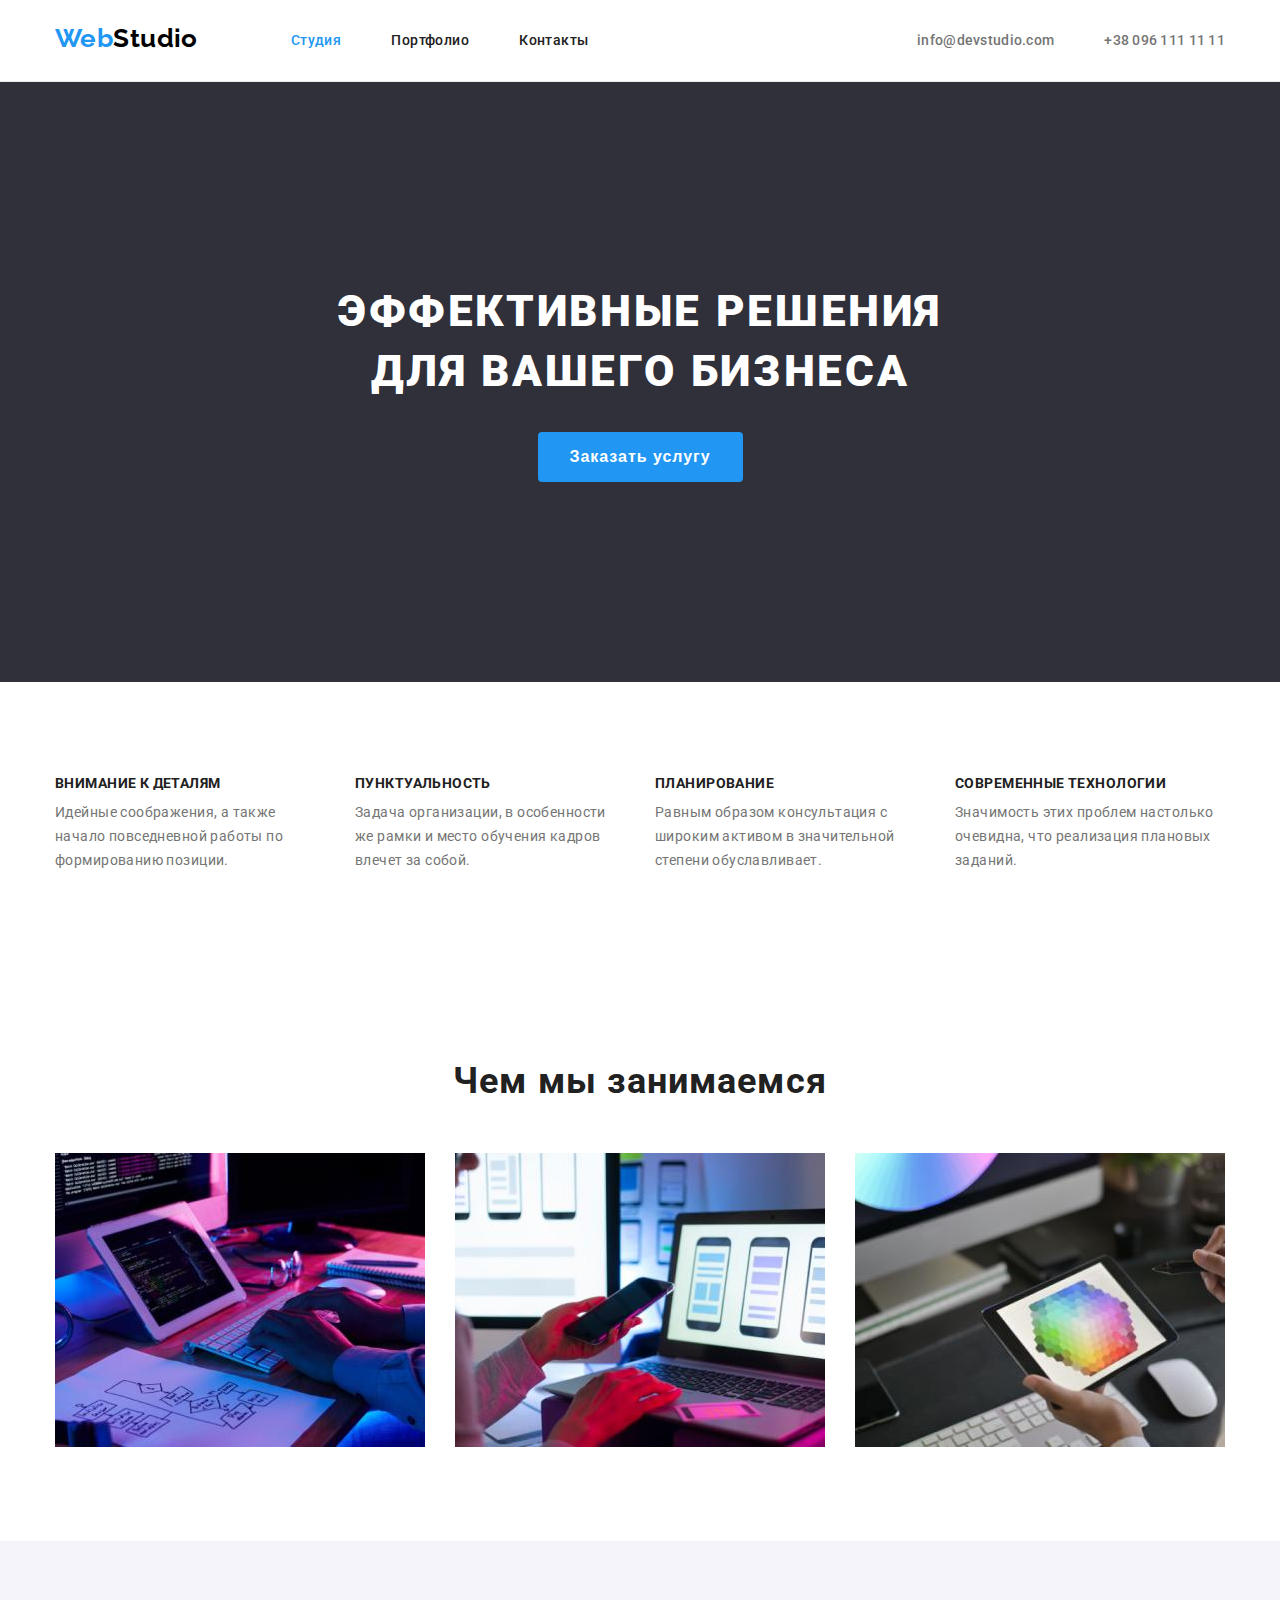
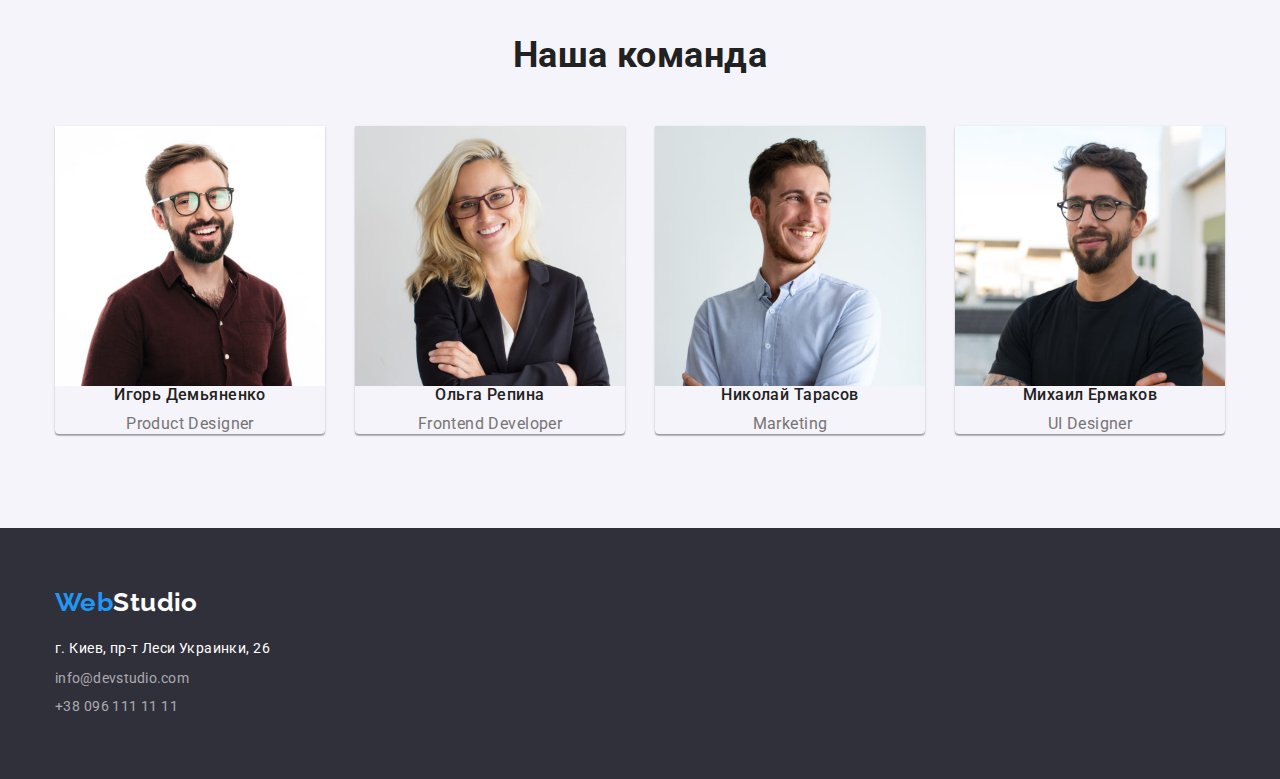
<file: index.html>
<!DOCTYPE html>
<html lang="ru">

<head>
    <meta charset="UTF-8">
    <meta http-equiv="X-UA-Compatible" content="IE=edge">
    <meta name="viewport" content="width=device-width, initial-scale=1.0">
    <title>Студия</title>
    <link rel="preconnect" href="https://fonts.googleapis.com">
    <link rel="preconnect" href="https://fonts.gstatic.com" crossorigin>
    <link href="https://fonts.googleapis.com/css2?family=Raleway:wght@700&family=Roboto:wght@400;500;700;900&display=swap"
        rel="stylesheet">
    <link rel="stylesheet" href="https://cdnjs.cloudflare.com/ajax/libs/modern-normalize/1.1.0/modern-normalize.min.css"
        integrity="sha512-wpPYUAdjBVSE4KJnH1VR1HeZfpl1ub8YT/NKx4PuQ5NmX2tKuGu6U/JRp5y+Y8XG2tV+wKQpNHVUX03MfMFn9Q=="
        crossorigin="anonymous" referrerpolicy="no-referrer">
    <link rel="stylesheet" href="./css/styles.css">
</head>

<body class="body">
    <header class="header">
        <div class="container container-nav">
        <nav class="navigation">
            <a href="./index.html" class="header-link-logo link"><span class="logo-web">Web</span><span
                    class="logo-studio">Studio</span></a>
            <ul class="header-list list">
                <li class="header-item"><a href="./index.html" class="header-link link current">Студия</a></li>
                <li class="header-item"><a href="./portfolio.html" class="header-link link">Портфолио</a></li>
                <li class="header-item"><a href="" class="header-link link">Контакты</a></li>
            </ul>
        </nav>
        <ul class="header-contact list">
            <li class="header-contact-item"><a href="mailto:info@devstudio.com" class="header-mail link">info@devstudio.com</a></li>
            <li class="header-contact-item"><a href="tel:+380961111111" class="header-tel link">+38 096 111 11 11</a>
        </ul>
        </div>
    </header>
    <main>
        <!--Секция Решения-->
        <section class="section-hero">
            <div class="container-hero">
            <h1 class="hero-title">Эффективные решения для вашего бизнеса</h1>
            <button type="button" class="hero-button">Заказать услугу</button>
            </div>
        </section>
        <!--Секция Особенности-->
        <section class="section">
            <div class="container">
            <h2 class="visually-hidden">Особенности</h2>
            <ul class="features-list list">
                <li class="features-item">
                    <h3 class="features-title">внимание к деталям</h3>
                    <p class="features-text">Идейные соображения, а также начало повседневной работы по формированию позиции.</p>
                </li>
                <li class="features-item">
                    <h3 class="features-title">пунктуальность</h3>
                    <p class="features-text">Задача организации, в особенности же рамки и место обучения кадров влечет за собой.</p>
                </li>
                <li class="features-item">
                    <h3 class="features-title">планирование</h3>
                    <p class="features-text">Равным образом консультация с широким активом в значительной степени обуславливает.</p>
                </li>
                <li class="features-item">
                    <h3 class="features-title">современные технологии</h3>
                    <p class="features-text">Значимость этих проблем настолько очевидна, что реализация плановых заданий.</p>
                </li>
            </ul>
            </div>
        </section>
        <!--Секция Чем занимаемся-->
        <section class="section section-works">
            <div class="container">
            <h2 class="works-title">Чем мы занимаемся</h2>
            <ul class="works-list list">
                <li class="works-item">
                    <img src="./images/studio/coding.jpg" alt="Написание кода со схемы" width="370" height="294">
                </li>
                <li class="works-item">
                    <img src="./images/studio/mobile.jpg" alt="Настройка телефона по визуалу" width="370" height="294">
                </li>
                <li class="works-item">
                    <img src="./images/studio/graphicstablet.jpg" alt="Выбор палитры на графическом планшете"
                        width="370" height="294">
                </li>
            </ul>
            </div>
        </section>
        <!--Секция Команда-->
        <section class="section section-team">
            <div class="container">
            <h2 class="team-title">Наша команда</h2>
            <ul class="team-list list">
                <li class="team-card">
                    <img class="team-img" src="./images/team/cardteam1.jpg" alt="Игорь Демьяненко" width="270" height="260">
                    <div class="member-info">
                    <h3 class="employee-title">Игорь Демьяненко</h3>
                    <p class="position-team">Product Designer</p>
                    </div>
                </li>
                <li class="team-card">
                    <img class="team-img" src="./images/team/cardteam2.jpg" alt="Ольга Репина" width="270" height="260">
                    <div class="member-info">
                    <h3 class="employee-title">Ольга Репина</h3>
                    <p class="position-team">Frontend Developer</p>
                    </div>
                </li>
                <li class="team-card">
                    <img class="team-img" src="./images/team/cardteam3.jpg" alt="Николай Тарасов" width="270" height="260">
                    <div class="member-info">
                    <h3 class="employee-title">Николай Тарасов</h3>
                    <p class="position-team">Marketing</p>
                    </div>
                </li>
                <li class="team-card">
                    <img class="team-img" src="./images/team/cardteam4.jpg" alt="Михаил Ермаков" width="270" height="260">
                    <div class="member-info">
                    <h3 class="employee-title">Михаил Ермаков</h3>
                    <p class="position-team">UI Designer</p>
                    </div>
                </li>
            </ul>
            </div>
        </section>
    </main>
    <!--Подвал-->
    <footer class="footer">
        <div class="container">
        <a href="./index.html" class="footer-link-logo link"><span class="logo-web">Web</span><span class="logo-studio-footer">Studio</span></a>
        <address class="footer-address">
            <ul class="address-list list">
                <li class="contacts"><a href="https://goo.gl/maps/UrgGSYHFzUW1wkLTA" target="_blank" class="footer-map-link link">г. Киев, пр-т Леси Украинки, 26<br></a></li>
                <li class="contacts contacts-secondary"><a href="mailto:info@devstudio.com" class="footer-mail link">info@devstudio.com </a></li>
                <li class="contacts contacts-secondary"><a href="tel:+380961111111" class="footer-tel link">+38 096 111 11 11</a></li>
            </ul>
        </address>
        </div>
    </footer>
</body>

</html>
</file>
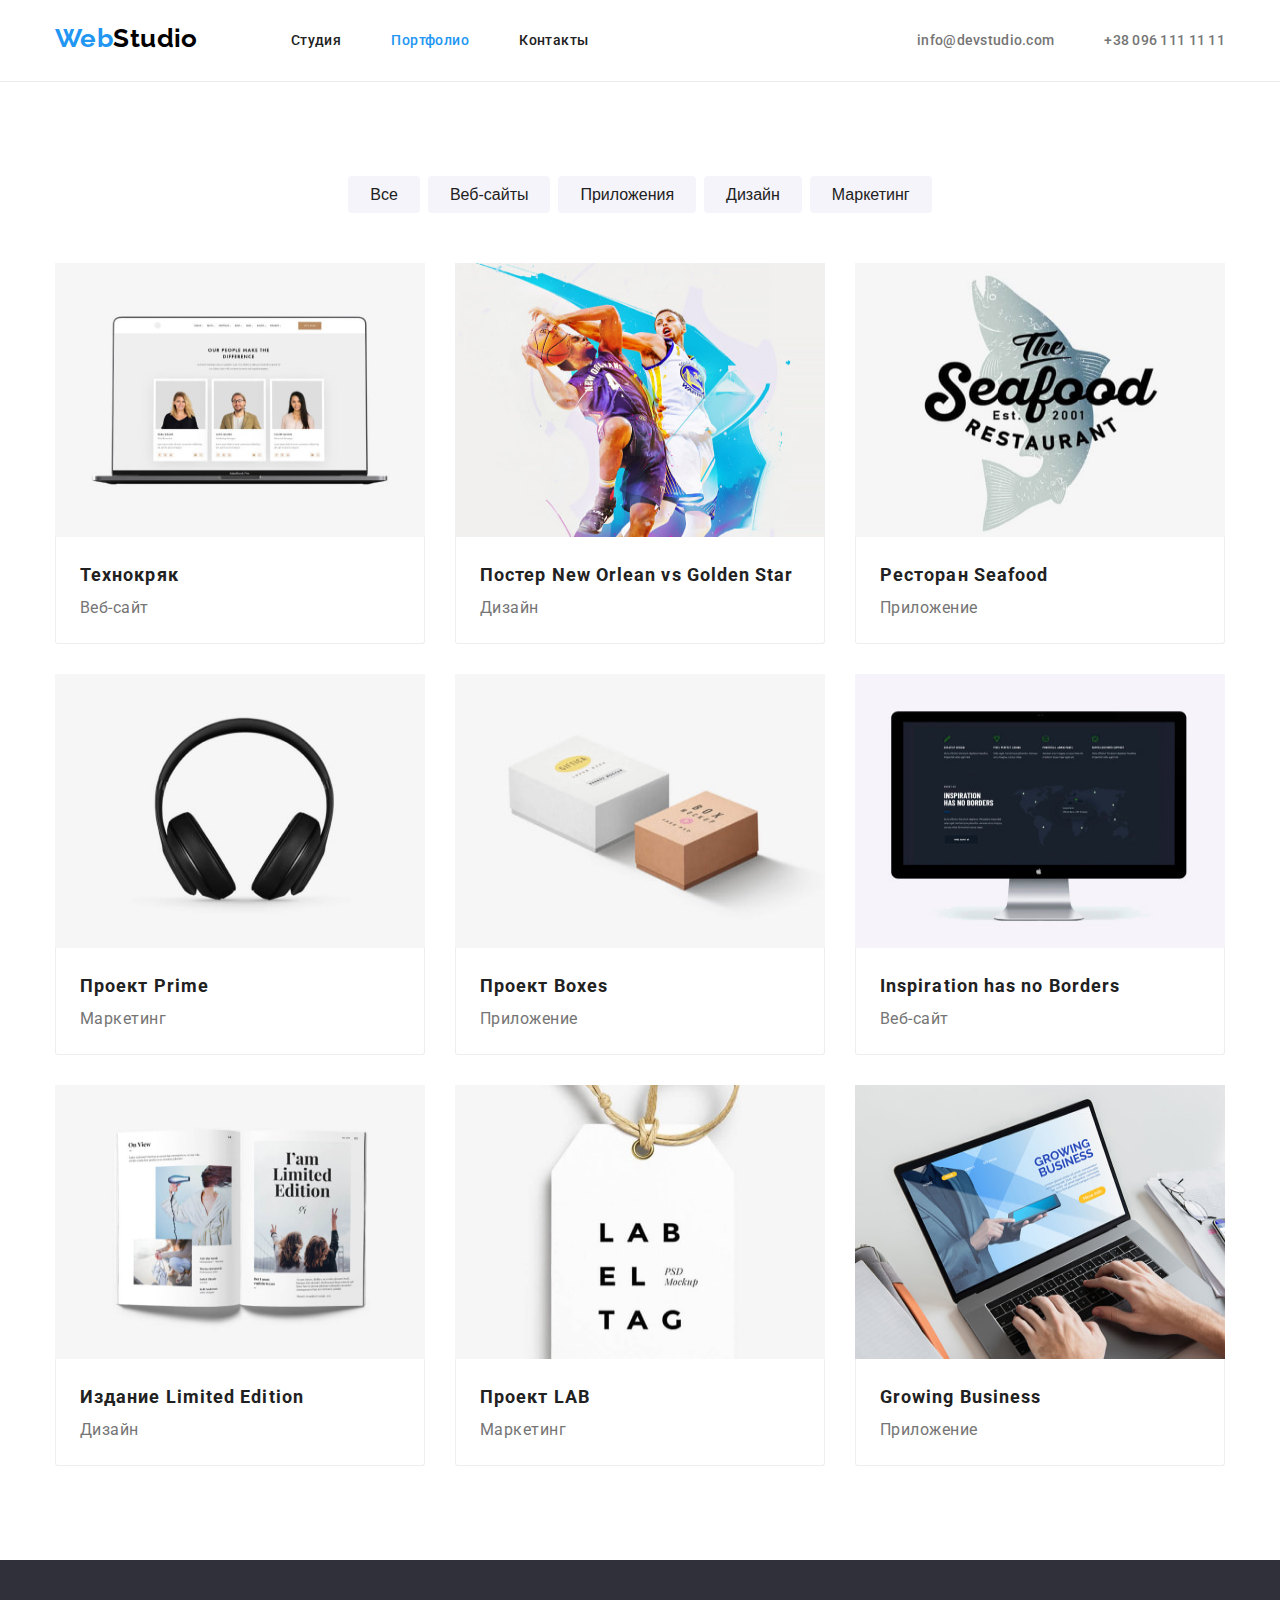
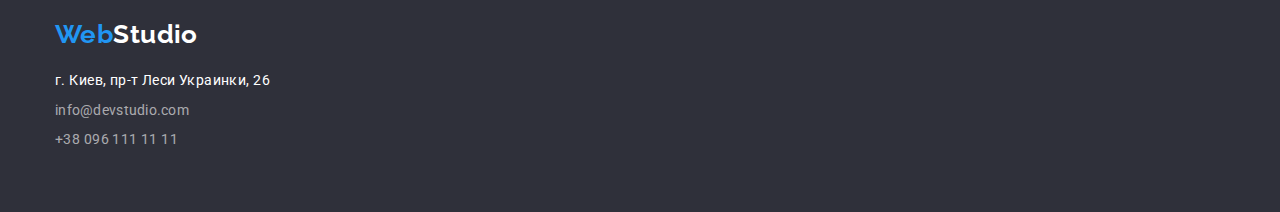
<file: portfolio.html>
<!DOCTYPE html>
<html lang="ru">

<head>
    <meta charset="UTF-8">
    <meta http-equiv="X-UA-Compatible" content="IE=edge">
    <meta name="viewport" content="width=device-width, initial-scale=1.0">
    <title>Портфолио</title>
    <link rel="preconnect" href="https://fonts.googleapis.com">
    <link rel="preconnect" href="https://fonts.gstatic.com" crossorigin>
    <link href="https://fonts.googleapis.com/css2?family=Raleway:wght@700&family=Roboto:wght@400;500;700;900&display=swap" rel="stylesheet">
    <link rel="stylesheet" href="https://cdnjs.cloudflare.com/ajax/libs/modern-normalize/1.1.0/modern-normalize.min.css"
        integrity="sha512-wpPYUAdjBVSE4KJnH1VR1HeZfpl1ub8YT/NKx4PuQ5NmX2tKuGu6U/JRp5y+Y8XG2tV+wKQpNHVUX03MfMFn9Q=="
        crossorigin="anonymous" referrerpolicy="no-referrer">
    <link rel="stylesheet" href="./css/styles.css">
</head>

<body>
    <header class="header">
        <div class="container container-nav">
        <nav class="navigation">
            <a href="./index.html" class="header-link-logo link"><span class="logo-web">Web</span><span
                    class="logo-studio">Studio</span></a>
            <ul class="header-list list">
                <li class="header-item"><a href="./index.html" class="header-link link">Студия</a></li>
                <li class="header-item"><a href="./portfolio.html" class="header-link link current">Портфолио</a></li>
                <li class="header-item"><a href="" class="header-link link">Контакты</a></li>
            </ul>
        </nav>
        <ul class="header-contact list">
            <li class="header-contact-item"><a href="mailto:info@devstudio.com" class="header-mail link">info@devstudio.com</a></li>
            <li class="header-contact-item"><a href="tel:+380961111111" class="header-tel link">+38 096 111 11 11</a></li>
        </ul>
        </div>
    </header>
    <main>
        <!--Секция Услуги-->
        <section class="section portfolio-section">
            <div class="container">
                <div class="container-portfolio">
                    <h1 class="visually-hidden">Услуги</h1>
                    <ul class="services-button-list list">
                        <li class="filter-button"><button type="button" class="services-button">Все</button></li>
                        <li class="filter-button"><button type="button" class="services-button">Веб-сайты</button></li>
                        <li class="filter-button"><button type="button" class="services-button">Приложения</button></li>
                        <li class="filter-button"><button type="button" class="services-button">Дизайн</button></li>
                        <li class="filter-button"><button type="button" class="services-button">Маркетинг</button></li>
                    </ul>
                    <ul class="services-pics-list list">
                        <li class="services-item">
                            <a href="" class="services-link link">
                                <img src="./images/portfolio/project1.jpg" alt="Технологии" width="370" height="274">
                                <div class="portfolio-cards">
                                    <h2 class="services-title">Технокряк</h2>
                                    <p class="services-text">Веб-сайт</p>
                                </div>
                            </a>
                        </li>
                        <li class="services-item">
                            <a href="" class="services-link link">
                                <img src="./images/portfolio/project2.jpg" alt="Технологии" width="370" height="274">
                                <div class="portfolio-cards">
                                    <h2 class="services-title">Постер New Orlean vs Golden Star</h2>
                                    <p class="services-text">Дизайн</p>
                                </div>
                            </a>
                        </li>
                        <li class="services-item">
                            <a href="" class="services-link link">
                                <img src="./images/portfolio/project3.jpg" alt="Технологии" width="370" height="274">
                                <div class="portfolio-cards">
                                    <h2 class="services-title">Ресторан Seafood</h2>
                                    <p class="services-text">Приложение</p>
                                </div>
                            </a>
                        </li>
                        <li class="services-item">
                            <a href="" class="services-link link">
                                <img src="./images/portfolio/project4.jpg" alt="Технологии" width="370" height="274">
                                <div class="portfolio-cards">
                                    <h2 class="services-title">Проект Prime</h2>
                                    <p class="services-text">Маркетинг</p>
                                </div>
                            </a>
                        </li>
                        <li class="services-item">
                            <a href="" class="services-link link">
                                <img src="./images/portfolio/project5.jpg" alt="Технологии" width="370" height="274">
                                <div class="portfolio-cards">
                                    <h2 class="services-title">Проект Boxes</h2>
                                    <p class="services-text">Приложение</p>
                                </div>
                            </a>
                        </li>
                        <li class="services-item">
                            <a href="" class="services-link link">
                                <img src="./images/portfolio/project6.jpg" alt="Технологии" width="370" height="274">
                                <div class="portfolio-cards">
                                    <h2 lang="en" class="services-title">Inspiration has no Borders</h2>
                                    <p class="services-text">Веб-сайт</p>
                                </div>
                            </a>
                        </li>
                        <li class="services-item">
                            <a href="" class="services-link link">
                                <img src="./images/portfolio/project7.jpg" alt="Технологии" width="370" height="274">
                                <div class="portfolio-cards">
                                    <h2 class="services-title">Издание Limited Edition</h2>
                                    <p class="services-text">Дизайн</p>
                                </div>
                            </a>
                        </li>
                        <li class="services-item">
                            <a href="" class="services-link link">
                                <img src="./images/portfolio/project8.jpg" alt="Технологии" width="370" height="274">
                                <div class="portfolio-cards">
                                    <h2 class="services-title">Проект LAB</h2>
                                    <p class="services-text">Маркетинг</p>
                                </div>
                            </a>
                        </li>
                        <li class="services-item">
                            <a href="" class="services-link link">
                                <img src="./images/portfolio/project9.jpg" alt="Технологии" width="370" height="274">
                                <div class="portfolio-cards">
                                    <h2 lang="en" class="services-title">Growing Business</h2>
                                    <p class="services-text">Приложение</p>
                                </div>
                            </a>
                        </li>
                    </ul>
                </div>
            </div>
        </section>
    </main>
    <!--Подвал-->
<footer class="footer">
    <div class="container">
        <a href="./index.html" class="footer-link-logo link"><span class="logo-web">Web</span><span
                class="logo-studio-footer">Studio</span></a>
        <address class="footer-address">
            <ul class="address-list list">
                <li class="contacts"><a href="https://goo.gl/maps/UrgGSYHFzUW1wkLTA" target="_blank"
                        class="footer-map-link link">г. Киев, пр-т Леси Украинки, 26<br></a></li>
                <li class="contacts contacts-secondary"><a href="mailto:info@devstudio.com"
                        class="footer-mail link">info@devstudio.com </a></li>
                <li class="contacts contacts-secondary"><a href="tel:+380961111111" class="footer-tel link">+38 096 111
                        11 11</a></li>
            </ul>
        </address>
    </div>
</footer>
</body>

</html>
</file>
<file: css/styles.css>
html {
    box-sizing: border-box;
}

*,
*::before,
*::after {
    box-sizing: inherit;
}


:root {
    --title-text-color: #212121;
    --header-link-color: #212121;
    --button-services-color: #212121;
    --secondary-text-color: #757575;
    --main-text-color: #FFFFFF;
    --main-background-color: #ffffff;
    --footer-text: #ffffff;
    --button-text-color: #ffffff;
    --logo-studio-color: #000000;
    --logo-studio-alt-color: #FFFFFF;
    --hero-button-color: #ffffff;
    --hero-button-color-alt: #000000;
    --logo-web-color: #2196F3;
    --link-color: #2196F3;
    --main-button-color: #2196F3;
    --footer-text-color: rgba(255, 255, 255, 0.6);
    --hero-background-color: #2F303A;
    --footer-background-color: #2F303A;
    --button-background-color: #F5F4FA;
    --team-background-color: #F5F4FA;
    --list-right-margin: 30px;
}

body {
    margin: 0;
    font-family: 'Roboto', Tahoma sans-serif;
    color: var(--secondary-text-color);
    font-size: 14px;
    letter-spacing: 0.03em;
    background-color: var(--main-background-color);
}

img {
    display: block;
}

.visually-hidden {
    position: absolute;
    white-space: nowrap;
    width: 1px;
    height: 1px;
    overflow: hidden;
    border: 0;
    padding: 0;
    clip: rect(0 0 0 0);
    clip-path: inset(50%);
    margin: -1px;
}

.link {
    text-decoration: none;
}

.list {
    list-style: none;
    padding: 0;
    margin: 0;
}

.section {
    padding-top: 94px;
    padding-bottom: 94px;
}

ul {
    list-style: none;
    margin: 0px;
    padding: 0px;
}

h1,
h2,
h3 {
    margin: 0px;
}

p {
    margin: 0px;
}

.container {
    width: 1200px;
    margin: 0 auto;
    padding-left: 15px;
    padding-right: 15px;
}

/*-----------------header body-------*/
.header {
    border-bottom: 1px solid #ECECEC;
}

.container-nav {
    display: flex;
}

.navigation {
    display: flex;
}

.header-link-logo {
    padding-top: 24px;
    padding-bottom: 25px;
    text-decoration: none;
    align-items: center;
    margin-right: 93px;
    font-family: 'Raleway';
}

.logo-web {
    font-family: "Raleway", sans-serif;
    font-weight: 700;
    font-size: 26px;
    line-height: 1.1;
    color: var(--logo-web-color);
}

.logo-studio {
    font-family: "Raleway", sans-serif;
    font-weight: 700;
    font-size: 26px;
    line-height: 1.1;
    color: var(--logo-studio-color);
}

.header-list {
    display: flex;
}

.header-item {
    padding-top: 32px;
    padding-bottom: 32px;
    margin-right: 50px;
}

.header-item:last-child {
    margin-right: 0;
}

.header-link {
    padding-top: 32px;
    padding-bottom: 32px;
    font-weight: 500;
    line-height: 1.1;
    color: var(--header-link-color);
}

.header-link:hover,
.header-link:focus {
    color: var(--link-color);
}

.link.current {
    color: var(--link-color);
}

/*------header contacts-------*/

.header-contact {
    display: flex;
    justify-content: end;
    margin-left: auto;
}

.header-contact-item {
    padding-top: 32px;
    padding-bottom: 32px;
    margin-right: 50px;
}

.header-contact-item:last-child {
    margin-right: 0;
}

.header-mail {
    padding-top: 32px;
    padding-bottom: 32px;
    font-weight: 500;
    line-height: 1.14;
    letter-spacing: 0.02em;
    text-decoration: none;
    color: var(--secondary-text-color);
}

.header-mail:hover,
.header-mail:focus {
    color: var(--link-color)
}

.header-tel {
    padding-top: 32px;
    padding-bottom: 32px;
    font-weight: 500;
    line-height: 1.14;
    letter-spacing: 0.02em;
    text-decoration: none;
    color: var(--secondary-text-color);
}

.header-tel:hover,
.header-tel:focus {
    color: var(--link-color);
}

/*-------------main body hero line--------*/

.section-hero {
    background-color: var(--hero-background-color);
    text-align: center;
    padding-top: 200px;
    padding-bottom: 200px;
}

.container-hero {
    width: 1200px;
    margin: 0 auto;
    padding-left: 15px;
    padding-right: 15px;
}

.hero-title {
    max-width: 696px;
    margin: 0 auto;
    margin-bottom: 30px;
    font-weight: 900;
    font-size: 44px;
    line-height: 1.36;
    letter-spacing: 0.06em;
    text-transform: uppercase;
    color: var(--main-text-color);
}

.hero-button {
    border-radius: 4px;
    min-width: 200px;
    padding: 10px 32px;
    font-weight: 700;
    font-size: 16px;
    line-height: 1.87;
    border: none;
    align-items: center;
    letter-spacing: 0.06em;
    color: var(--hero-button-color);
    cursor: pointer;
    background-color: var(--main-button-color);
}


/*-------------main body specificities line--------*/

.features-list {
    display: flex;
    flex-wrap: wrap;
}

.features-item {
    margin-right: var(--list-right-margin);
}

.features-item:last-child {
    margin-right: 0;
}

.features-title {
    font-size: 14px;
    margin-bottom: 10px;
    font-weight: 700;
    line-height: 1.14;
    text-transform: uppercase;
    color: var(--title-text-color);
}

.features-item {
    max-width: 270px;
}

.features-text {
    line-height: 1.7;
}

/* --------------main body works line------*/

.section-works {
    padding-top: 0;
}

.works-list {
    display: flex;
    list-style: none;
}

.works-item {
    margin-right: var(--list-right-margin);
}

.works-item:last-child {
    margin-right: 0;
}

.works-title {
    margin-bottom: 50px;
    font-weight: 700;
    font-size: 36px;
    line-height: 1.16;
    text-align: center;
    letter-spacing: 0.03em;
    color: var(--title-text-color);
}

/* --------------main body team line------*/

.section-team {
    background-color: var(--team-background-color);
}

.team-list {
    display: flex;
}

.team-card {
    margin-right: var(--list-right-margin);
    box-shadow: 0px 1px 3px rgba(0, 0, 0, 0.12), 0px 1px 1px rgba(0, 0, 0, 0.14), 0px 2px 1px rgba(0, 0, 0, 0.2);
    border-radius: 0px 0px 4px 4px;
    background-color: #F5F4FA;
}

.team-card:last-child {
    margin-right: 0;
}

.member.info {
    width: 270px;
    padding-top: 30px;
    padding-bottom: 30px;
    background-color: #ffffff;
    border-bottom-left-radius: 4px;
    border-bottom-right-radius: 4px;
}

.team-title {
    margin-bottom: 50px;
    font-weight: 700;
    font-size: 36px;
    line-height: 1.16;
    text-align: center;
    color: var(--title-text-color);
}

.employee-title {
    margin-bottom: 10px;
    font-weight: 500;
    font-size: 16px;
    line-height: 1.18;
    text-align: center;
    color: var(--title-text-color);
}

.position-team {
    margin: 0 auto;
    font-size: 16px;
    line-height: 1.18;
    text-align: center;
}

/*-------------footer----------*/

.footer {
    background-color: var(--footer-background-color);
    padding-bottom: 60px;
    padding-top: 60px;
}

.footer-link-logo {
    text-decoration: none;
    align-items: center;
    font-family: 'Raleway';
    display: inline-block;
    margin-bottom: 20px;
}

.contacts {
    margin-bottom: 9px;
}

.contacts:last-child {
    margin-bottom: 0;
}

.logo-studio-footer {
    font-family: "Raleway", sans-serif;
    font-weight: 700;
    font-size: 26px;
    line-height: 1.1;
    color: var(--logo-studio-alt-color);
}

.footer-map-link {
    line-height: 1.7;
    color: var(--footer-text);
    font-style: normal;
}

.footer-map-link:hover,
.footer-map-link:focus {
    color: var(--link-color);
}

.footer-mail {
    line-height: 1.14;
    letter-spacing: 0.02em;
    color: var(--footer-text-color);
    font-style: normal;
}

.footer-mail:hover,
.footer-mail:focus {
    color: var(--link-color);
}

.footer-tel {
    line-height: 1.7;
    color: var(--footer-text-color);
    font-style: normal;
}

.footer-tel:hover,
.footer-tel:focus {
    color: var(--link-color);
}


/*-------------PORTFOLIO--------*/

.section {
    padding-top: 94px;
    padding-bottom: 94px;
}

.services-button {
    border: none;
    border-radius: 4px;
    padding: 5.94px 22px;
    font-weight: 500;
    font-size: 16px;
    line-height: 1.6;
    text-align: center;
    display: flex;
    align-items: center;
    color: var(--button-services-color);
    cursor: pointer;
    background-color: var(--button-background-color);
    }

.services-button:hover,
.services-button:focus {
    color: var(--logo-studio-alt-color);
    background-color: var(--main-button-color);
    }

.services-button-list {
    justify-content: center;
    margin-bottom: 50px;
    display: flex;
    flex-wrap: wrap;
    }

.filter-button {
    margin-right: 8px;
    align-items: center;
    }

.filter-button:last-child {
    margin: 0;
    }


.services-title {
    font-weight: 700;
    font-size: 18px;
    line-height: 36px;
    letter-spacing: 0.06em;
    color: var(--title-text-color);
}

.services-text {
    margin: 0 auto;
    font-weight: 400;
    font-size: 16px;
    line-height: 30px;
    letter-spacing: 0.03em;
    color: var(--secondary-text-color);
}

.services-pics-list {
    display: flex;
    flex-wrap: wrap;
    margin-right: -30px;
}

.services-item {
    margin-right: 30px;
    margin-bottom: 30px;
}

.services-item:nth-last-child(-n + 3) {
    margin-bottom: 0;
}

.portfolio-cards {
    width: 370px;
    padding: 20px 24px;
    background-color: #ffffff;
    border-bottom: 1px solid #EEEEEE;
    border-left: 1px solid #EEEEEE;
    border-right: 1px solid #EEEEEE;
    border-bottom-left-radius: 3px;
    border-bottom-right-radius: 3px;
}
</file>
